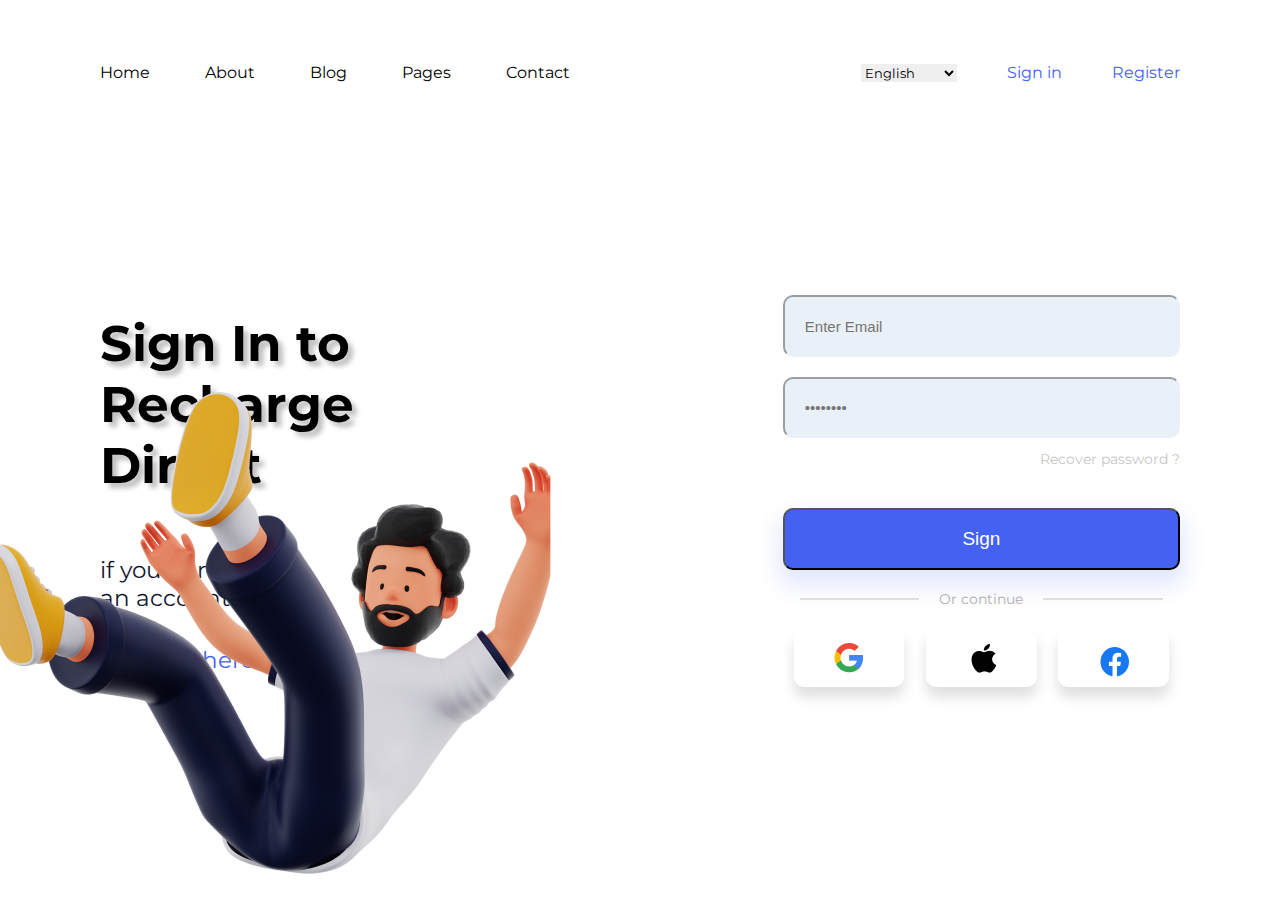
<file: index.html>
<!DOCTYPE html>
<html lang="en">
  <head>
    <meta charset="UTF-8" />
    <meta http-equiv="X-UA-Compatible" content="IE=edge" />
    <meta name="viewport" content="width=device-width, initial-scale=1.0" />
    <link rel="icon" href="/assets/google.ico">
    <link rel="stylesheet" href="./style/style.css" />
    <script src="./teste.json"></script>
    <title>Desafio 2</title>
  </head>
  <body>
    <header>
      <div class="elements1">
        <ul>
          <li><a href="#home"><p>Home</p></a></li>
          <li><a href="#about"><p>About</p></a></li>
          <li><a href="#blog"><p>Blog</p></a></li>
          <li><a href="#pages"><p>Pages</p></a></li>
          <li><a href="#contact"><p>Contact</p></a></li>
        </ul>
      </div>
      <div class="elements2">
        <select id="language" name="Idioma">
          <option value="English">English</option>
          <option value="Portuguese">Portuguese</option>
          <option value="Spanish">Spanish</option>
        </select>

        <a href="#sign-in"><p>Sign in</p></a>

        <a href="#register"><p>Register</p></a>
      </div>
    </header>

    <div class="main">
      <div class="left">
        <h1>Sign In to Recharge Direct</h1>
        <p>if you don’t have an account you can</p>
        <a href="#register-here"><span>Register here! </span></a>
      </div>

      <div class="center">
        <div class="img1"><img src="./assets/img homem.png" alt="Homem feliz" /></div>
      </div>

      <div class="right">
        <input type="email" id="email" placeholder="Enter Email" />
        <input type="password" id="password" placeholder="••••••••" />

        <div class="recover-password">
          <a href="#recover-password"><p>Recover password ?</p></a>
        </div>
        
        <div class="response">
          <p id="resultBody"></p>
        </div>

        <button id="submitButton">Sign</button>

        <div class="right-center">
          <div class="space-line"></div>
          <span> Or continue</span>
          <div class="space-line2"></div>
        </div>

        <div class="icons">
          <div class="icon1"><a href="#google"><img src="./assets/simb google.png" alt="icon google" /></a></div>
          <div class="icon2"><a href="#apple"><img src="./assets/simb apple.png" alt="icon apple" /></a></div>
          <div class="icon3"><a href="#facebook"><img src="./assets/simb face.png" alt="icon facebook" /></a></div>
        </div>
      </div>
    </div>
  </body>
  <script>
    const emailBody = document.getElementById("email");
    const passwordBody = document.getElementById("password");
    const submitButtonBody = document.getElementById("submitButton");
    var emailError = false
    var passwordError = false
    // const check = window.localStorage.getItem('token');
    //   if(check){
    //     window.location.assign("./Valorant/central.html")
    //   }
    submitButton.addEventListener("click", function () {
      fetch("./teste.json")
        .then((response) => response.json())
        .then((json) => {
          const completeFile = json;

          for (let i = 0; i < completeFile.length; i++) {

             if(completeFile[i].email === emailBody.value){
              emailError = true
             }

             if(completeFile[i].password === passwordBody.value){
              passwordError = true
            } 
          }
          if (emailError) {
            if (passwordError) {
              return  (document.getElementById("resultBody").style.color = "rgb(24, 120, 0 )",
                        document.getElementById("resultBody").innerHTML =
                        "Free access!",
                        window.localStorage.setItem('token', 'aaaaa'),
                        setTimeout(function(){
                          window.location.replace( "./Valorant/central.html") 
                        },1000))

            } else {
              return  (document.getElementById("resultBody").style.color = "rgb(187, 0, 0 )",
                        document.getElementById("resultBody").innerHTML =
                        "Wrong password!")

            }
          } else {
            return (document.getElementById("resultBody").style.color = "rgb(187, 0, 0 )",
                    document.getElementById("resultBody").innerHTML =
                    "Please enter a valid email address!");
        }
      });
    });
  </script>
</html>
</file>
<file: style/style.css>
@import url('https://fonts.googleapis.com/css2?family=Montserrat:wght@300;500&family=Roboto&display=swap');
* {
  margin: 0;
  padding: 0;
  box-sizing: border-box;
}

:root {
  --color-header: #000000;
  --color-header-blue: #4461f2;

  --color-main-h1: #000000;
  --color-main-p: #14162e;
  --color-main-span: #4461f2;

  --color-right-button:#4461F2;
  --color-right-input:#EAF0F7;
}

body {
  width: 100vw;
  height: 100vh;
  padding: 50px 100px 0px 100px;
  background: #FFFFFF;
  border-radius: 50px;
}

header {
    height: 5vh;
    width: 100%;
    display: flex;
    align-items: center;
    justify-content: space-between;
    font-family: 'Montserrat', sans-serif;
    font-weight: 400;
}

header .elements1 ul {
    display: flex;
    /* align-items: flex-start; */
    /* justify-content: start; */
    gap: 55px;
    list-style: none;
}

header .elements1 ul li a {
    color: var(--color-header);
  text-decoration: none;
}

header .elements1 ul li:hover {
  transform: scale(0.9);
}

header .elements2 {
    display: flex;
    align-items: flex-end;
    justify-content: space-around;
    gap: 50px;
    color: var(--color-header);
}


header .elements2 select {
  border: none;
  font-family: 'Montserrat', sans-serif;
}

header .elements2 a {
  color: var(--color-header-blue);
  text-decoration: none;
}

header .elements2 a:hover {
  transform: scale(0.9);
}

.main {
  display: flex;
  align-items: center;
  justify-content: space-between;
  width: 100%;
  height: 88vh;
  position: relative;
  font-family: 'Montserrat', sans-serif;
}

.main .left {
  display: flex;
  flex-direction: column;
  justify-content: center;
  width: auto;
  height: auto;
  gap: 10px;
  text-align: left;
}

.main .left h1 {
  color: var(--color-main-h1);
  padding-bottom: 50px;
  width: 25vw;
  font-weight: 700;
  font-size: 50px;
  text-shadow: 5px 5px 5px rgba(0, 0, 0, 0.25);
}

.main .left p {
  color: var(--color-main-p);
  width: 15vw;
  font-weight: 400;
  font-size: 23px;
}

.main .left a {
  color: var(--color-main-span);
  text-decoration: none;
  align-items: start;
  font-weight: 400;
  font-size: 23px;
  line-height: 20px;
}

.main .left a:hover {
  border-bottom: 1px solid var(--color-main-span);
  width: 165px;
}

.main .center {
  position: relative;
  width: auto;
  height: auto;
}

.main .center .img1 img {
  position: absolute;
  right: 50px;
  top: -100px;
  animation: go-back 1s infinite alternate;
}

@keyframes go-back {
  from {
    transform: translateY(60px);
  }
}

 .main .right {
  display: flex;
  /* justify-content: center; */
  flex-direction: column;
  width: auto;
  height: auto;
  gap: 20px;
}

.main .right input {
  width: 397.15px;
  height: 61.38px;
  border-radius: 10px;
  border-color: var(--color-right-input);
  background: var(--color-right-input);
  color: #4F555A;
  font-weight: 400;
  font-size: 15px;
  padding-left: 20px;
}

.main .right .recover-password {
  justify-content: flex-end;
  align-items: end;
  display: flex;
  height: 10px;
}

.main .right .recover-password a  {
  text-decoration: none;
  color: #C7C7C7;
  font-weight: 400;
  font-size: 14px;
}

.main .right .response {
  display: flex;
  align-items: center;
  justify-content: center;  
  font-style:italic ;
}

.main .right button {
  width: 397.15px;
  height: 61.38px;
  border-radius: 10px;
  background: #4461f2;
  color: #FFFFFF;
  font-weight: 400;
  font-size: 19px;
  box-shadow: 0px 12px 21px 4px rgba(68, 97, 242, 0.15);
}

.main  .right .right-center {
  display: flex;
  align-items: center;
  justify-content: center;
  gap: 20px;
}

.main .right .right-center .space-line {
    width: 119.15px;
    height: 0px;
    border: 1px solid #DFDFDF;
}

.main .right .right-center span {
  display: flex;
  justify-content: center;
  align-items: center;
  color: #ACADAC;
  font-weight: 400;
  font-size: 14px;
}

.main .right .right-center .space-line2 {
  width: 119.15px;
  height: 0px;
  border: 1px solid #DFDFDF;
}

.main .right .icons {
  display: flex;
  align-items: center;
  justify-content: space-around;
}

.main .right .icons .icon1 {
  width: 110.91px;
  height: 58.92px;
  background: #FFFFFF;
  box-shadow: 0px 10px 13px rgba(0, 0, 0, 0.13);
  border-radius: 10px;
  position: relative;
}

.main .icons .icon1 img {
  position: absolute;
  right: 40px;
  bottom: 14px;
}

.main .icons .icon1:hover {
  transform: scale(0.9);
}

.main .right .icons .icon2 {
  width: 110.91px;
  height: 58.92px;
  background: #FFFFFF;
  box-shadow: 0px 10px 13px rgba(0, 0, 0, 0.13);
  border-radius: 10px;
  position: relative;
}

.main .icons .icon2 img {
  position: absolute;
  right: 40px;
  bottom: 14px;
}

.main .icons .icon2:hover {
  transform: scale(0.9);
}

.main .right .icons .icon3 {
  width: 110.91px;
  height: 58.92px;
  background: #FFFFFF;
  box-shadow: 0px 10px 13px rgba(0, 0, 0, 0.13);
  border-radius: 10px;
  position: relative;
}

.main .icons .icon3 img {
  position: absolute;
  right: 40px;
  bottom: 10px;
}

.main .icons .icon3:hover {
  transform: scale(0.9);
}
</file>
